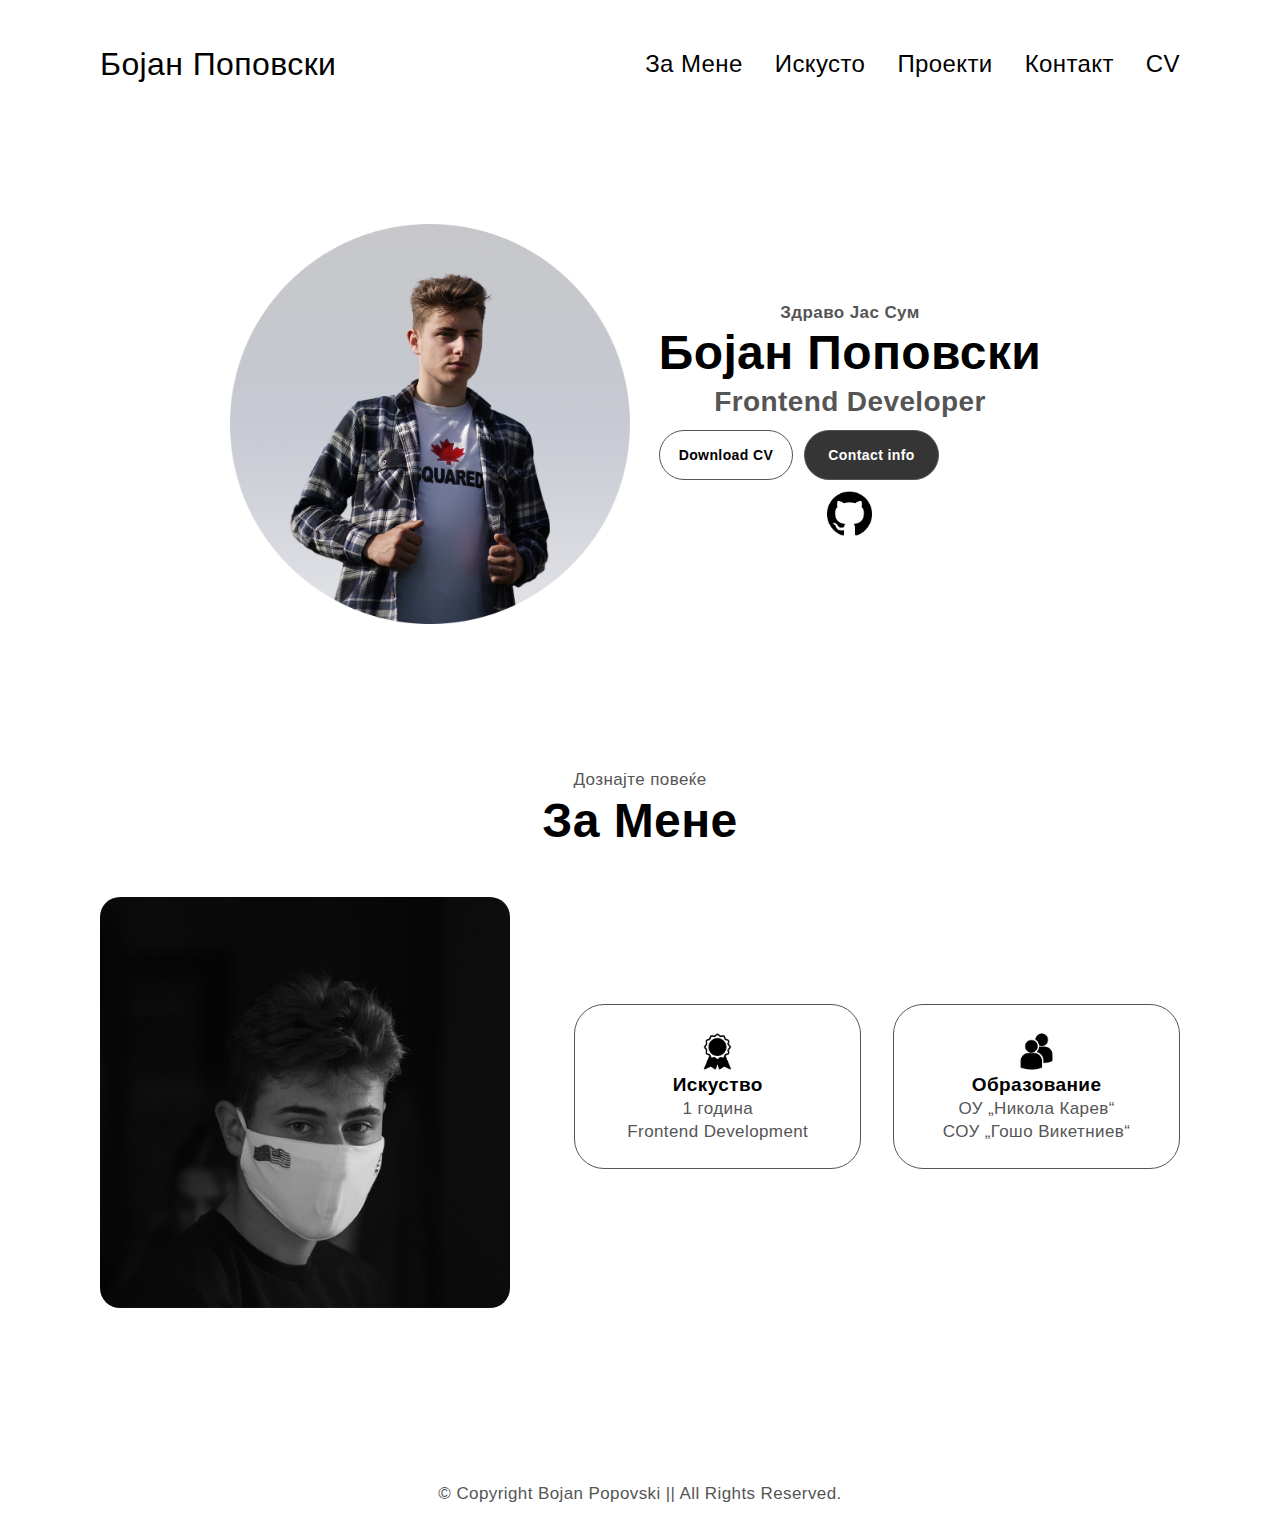
<file: about.html>
<!DOCTYPE html>
<html lang="en">
<head>
    <meta charset="UTF-8">
    <meta name="viewport" content="width=device-width, initial-scale=1.0">
    <meta name="description" content="Bojan Popovski Portfolio">
    <meta name="keywords" content="HTML, CSS, JavaScript">
    <title>Bojan Popovski</title>
    <meta name="author" content="Bojan Popovski">
    <link rel="icon" href="sliki/bojan.jpg"  type="image/jpg">
    <link rel="stylesheet" href="style.css">
</head>
<headear>
  <nav>
    <div class="container nav-container">
      <a href="" class="logo">Бојан Поповски</a>
      <ul class="nav-links">
        <li><a href="#About">За Мене</a></li>
        <li><a href="#Experiences">Искусто</a></li>
        <li><a href="#Projects">Проекти</a></li>
        <li><a href="#Contact">Контакт</a></li>
        <li><a href="index.html">CV</a></li>
      </ul>
    </div>
  </nav>
</headear>
<body>


      <header>
        <div class="container header-container">
          <div class="header-left">
            <img src="./sliki/slika-profil.png" alt="">
          </div>
          <div class="header-right">
            <p><b>Здраво Јас Сум</b></p>
            <h1>Бојан Поповски</h1>
            <h2>Frontend Developer</h2>
            <div class="header-action-aria">
              <a href="/sliki/cv.pdf" class="btn" download="/sliki/cv.pdf">Download CV</a>       
              <a href="#Contact" class="btn btn-dark">Contact info</a>              
            </div>
            <div class="header-social">
              <a href="https://github.com/Booyan15?tab=repositories"><img src="./sliki/github.png" class="icon1"></a>
            </div>
          </div>
        </div>
      </header>

      <section id="About">
        <p class="heading-p">Дознајте повеќе</p>
        <h1 class="heading">За Мене</h1>
        <div class="container about-container">
          <div class="about-left">
            <img src="./sliki/about-slika.png" alt="">
          </div>
          <div class="about-right">
            <div class="basic-edu">
              <div class="edu-box">
                <img src="./sliki/experience.png" class="icon1">
                <h4>Искуство</h4>
                <p>
                  1 година <br>
                  Frontend Development              
                </p>
              </div>
              <div class="edu-box">
                <img src="./sliki/education.png" class="icon1">
                <h4>Образование</h4>
                <p>
                  ОУ „Никола Карев“ <br>
                  СОУ „Гошо Викетниев“              
                </p>
              </div>
            </div>
          </div>
        </div>
      </section> 



      <footer>
        <p>&copy; Copyright Bojan Popovski || All Rights Reserved.</p>
      </footer>

    
</body>
</html>
</file>
<file: style.css>
*{
    margin: 0;
    padding: 0;
    box-sizing: border-box;
    text-decoration: none;
    list-style: none;
    font-family: sans-serif;
    border: none;
    outline: none;
    scroll-behavior: smooth;
    letter-spacing: .4px;
  }
  :root{
    --color-black: #000000;
    --color-white: #ffffff;
    --color-dark: #353535;
    --color-dark-variant: #555555;  
  
    --transition: .4s ease;
  }

  h1,h2,h3,h4,h5{
    line-height: 120%;
  }

  h1{
    font-size: 48px;
    color: var(--color-black);
  }

  h2{
    font-size: 28px;
    color: var(--color-dark-variant);
  }

  h3{
    font-size: 26px;
    color: var(--color-black);
  }

  h4{
    font-size: 19px;
    color: var(--color-black);
  }

  h5{
    font-size: 18px;
    font-weight: 400;
  }

  .heading{
    text-align: center;
    margin-bottom: 3rem;
  }

  p{
    font-size: 17px;
    line-height: 140%;
    color: var(--color-dark-variant);
  }

  .heading-p{
    padding-top: 9rem;
    text-align: center;
  }

  a{
    font-size: 24px;
    color: var(--color-black);
    text-decoration-color:var(--color-white) ;
    transition: var(--transition);
  }

  a:hover{
    color: var(--color-dark-variant);
    text-decoration-color: var(--color-dark-variant) !important;
    text-underline-offset:1rem;
    text-decoration: underline;
  }

  .btn{
    display: inline-block;
    width: fit-content;
    padding: 1rem;
    width: 8.4rem;
    border-radius: 2rem;
    cursor: pointer;
    color: var(--color-black);
    border: 1px solid var(--color-dark-variant);
    display: flex;
    align-items: center;
    justify-content: center;
    font-weight: 600;
    font-size: 14px;
    transition: var(--transition);
  }

  .btn:hover{
    background: var(--color-dark-variant);
    color: var(--color-white);
  }

  .btn-dark{
    color: var(--color-white);
    background: var(--color-dark);
    text-decoration: none !important;
  }

  .btn-dark:hover{
    background: var(--color-black);
  }
  
  img{
    width: 100%;
    display: flex;
    object-fit: contain;
  }

  .icon1{
    width: 45px;
    height: 45px;
    object-fit: cover;
  }

  .container{
    margin: 0 auto;
    max-width: 1080px;
    width: 90%;
  }
  
  nav{
    height: 8rem;
    position: fixed;
    z-index: 1;
    top: 0;
    left: 0;
    width: 100%;
    display: grid;
    place-items: center; 
    background: var(--color-white);  
  }

  .nav-container{
    display: flex;
    justify-content: space-between;
    align-items: center;
    height: 100%;
  }

  .logo{
    font-size: 32px ;
    color: var(--color-black) !important;
    text-decoration: none !important;
  }

  .nav-links{
    display: flex;
    align-items: center;
    gap: 2rem;
  }

  header{
    padding-top: 14rem;
  }

  .header-container{
    display: grid;
    grid-template-columns: 1fr 1fr;
    max-width: 820px;
    gap: 20px;
    justify-content: space-between;  
  }

  .header-right{
    text-align: center;
    margin: auto; 
  }

  .header-right p{
    color: var(--color-dark-variant);
  }

  .header-right h2{
    margin-top: .2rem;
  }

  .header-action-aria{
    margin-top: .7rem;
    display: flex;
    gap: .7rem;
  }

  .header-social{
    display: flex;
    gap: .7rem;
    justify-content: center;
    margin: .7rem auto; 
  }

  .about-container{
    display: grid;
    grid-template-columns: 38% auto;
    gap: 4rem;
    align-items: center;  
  }

  .about-left{
    border-radius: 20px;
    overflow: hidden;  
  }

  .basic-edu{
    display: flex;
    gap: 32px;
    margin-bottom: 32px;
  }

  .edu-box{
    padding: 24px;
    text-align: center;
    border: 1px solid var(--color-dark-variant);
    border-radius: 30px;
    width: 100%;
  }

  .edu-box img{
    margin: auto;
  }

  section{
    position: relative;
  }

  .arrow{
    position: absolute;
    right: 3%;
    transition: var(--transition);
    margin-top: 1.4rem;
  }

  .arrow:hover{
    margin-top: 2rem;
  }

  .experience-container{
    display: grid;
    grid-template-columns:1fr 1fr;
    gap: 4rem;
  }

  .experience-box{
    border: 1px solid var(--color-dark-variant);
    border-radius: 30px;
    padding: 24px;
  }

  .experience-box h2{
    text-align: center;
    margin-bottom: 2rem;
  }

  .experience{
    display: grid;
    grid-template-columns: 1fr 1fr;
    gap: 30px;
  }

  .ex-div{
    margin: auto;
    display: flex;
    gap: 20px;
  }

  .project-container{
    display: grid;
    grid-template-columns: repeat(3,1fr);
    gap: 30px;
  }

  .project{
    padding: 24px;
    border: 1px solid var(--color-dark-variant);  
    border-radius: 30px;
    text-align: center;
  }

  .project img{
    border-radius: 30px;
    margin-bottom: 1rem;
  }

  .contact-container{
    max-width: 30rem;
    border: 1px solid var(--color-dark-variant);
    padding: 24px;  
    border-radius: 30px;
    display: flex;
    justify-content: space-between;
    align-items: center;
  }

  .email,.linkedin{
    display: flex;
    align-items: center;
    gap: .5rem;
  }

  footer{
    margin-top: 9rem;
    padding: 30px;
    text-align: center;
  }
  
  footer .nav-links{
    justify-content: center;
    margin-bottom: 3rem;
  }


  @media (max-width:1024px) {
    .about-container{
      gap: 30px;
    }
    .basic-edu{
      gap: 20px;
    }
    .experience-container{
      gap: 30px;
    }
    .project-container{
      grid-template-columns: repeat(2,1fr);
    }
}

@media (max-width:991px) {

    .logo{
      display: none;
    }
    .nav-links{
      justify-content: center;    
      width: 100%;
    }
    .experience-container{
      grid-template-columns: 1fr;
    }   
}

@media (max-width:768px) {
  h1{
    font-size: 38px;    
  }
  h2{
    font-size: 26px;
  }
  a{
    font-size: 20px;
  }
  h3{
    font-size: 24px;
  }
  .arrow{
    right: 5%;
  }

    .header-container{
      width: 90%;
      grid-template-columns: 1fr;
    }
    .header-left{
      width: 70%;
      margin: 0 auto;
    }

    .about-container{
      grid-template-columns: 1fr;
    }    
    .about-left{
      width: 70%;
      margin: 0 auto;
    }
    .basic-edu{
      gap: 10px;
    }

    .experience-box{
      padding: 10px;
    }
    .experience{
      gap: 20px;
    }
    .ex-div{
      gap: 10px;
    }

    .project-container{
      grid-template-columns: 1fr;
    }    
}

@media (max-width:600px) {
  a{
    font-size: 18px;    
  }

  .nav-links{
    gap: 0;
    justify-content: space-between;    
  }

  .contact-container {
    flex-direction: column;  
    gap: 1rem;  
  }

  footer{
    padding: 0;
    padding-bottom: 20px;
    width: 90%;
    margin: auto;
    margin-top: 9rem;
  }
  footer .nav-links{
    width: 100%;  
    justify-content: space-between;  
  }
}
</file>
